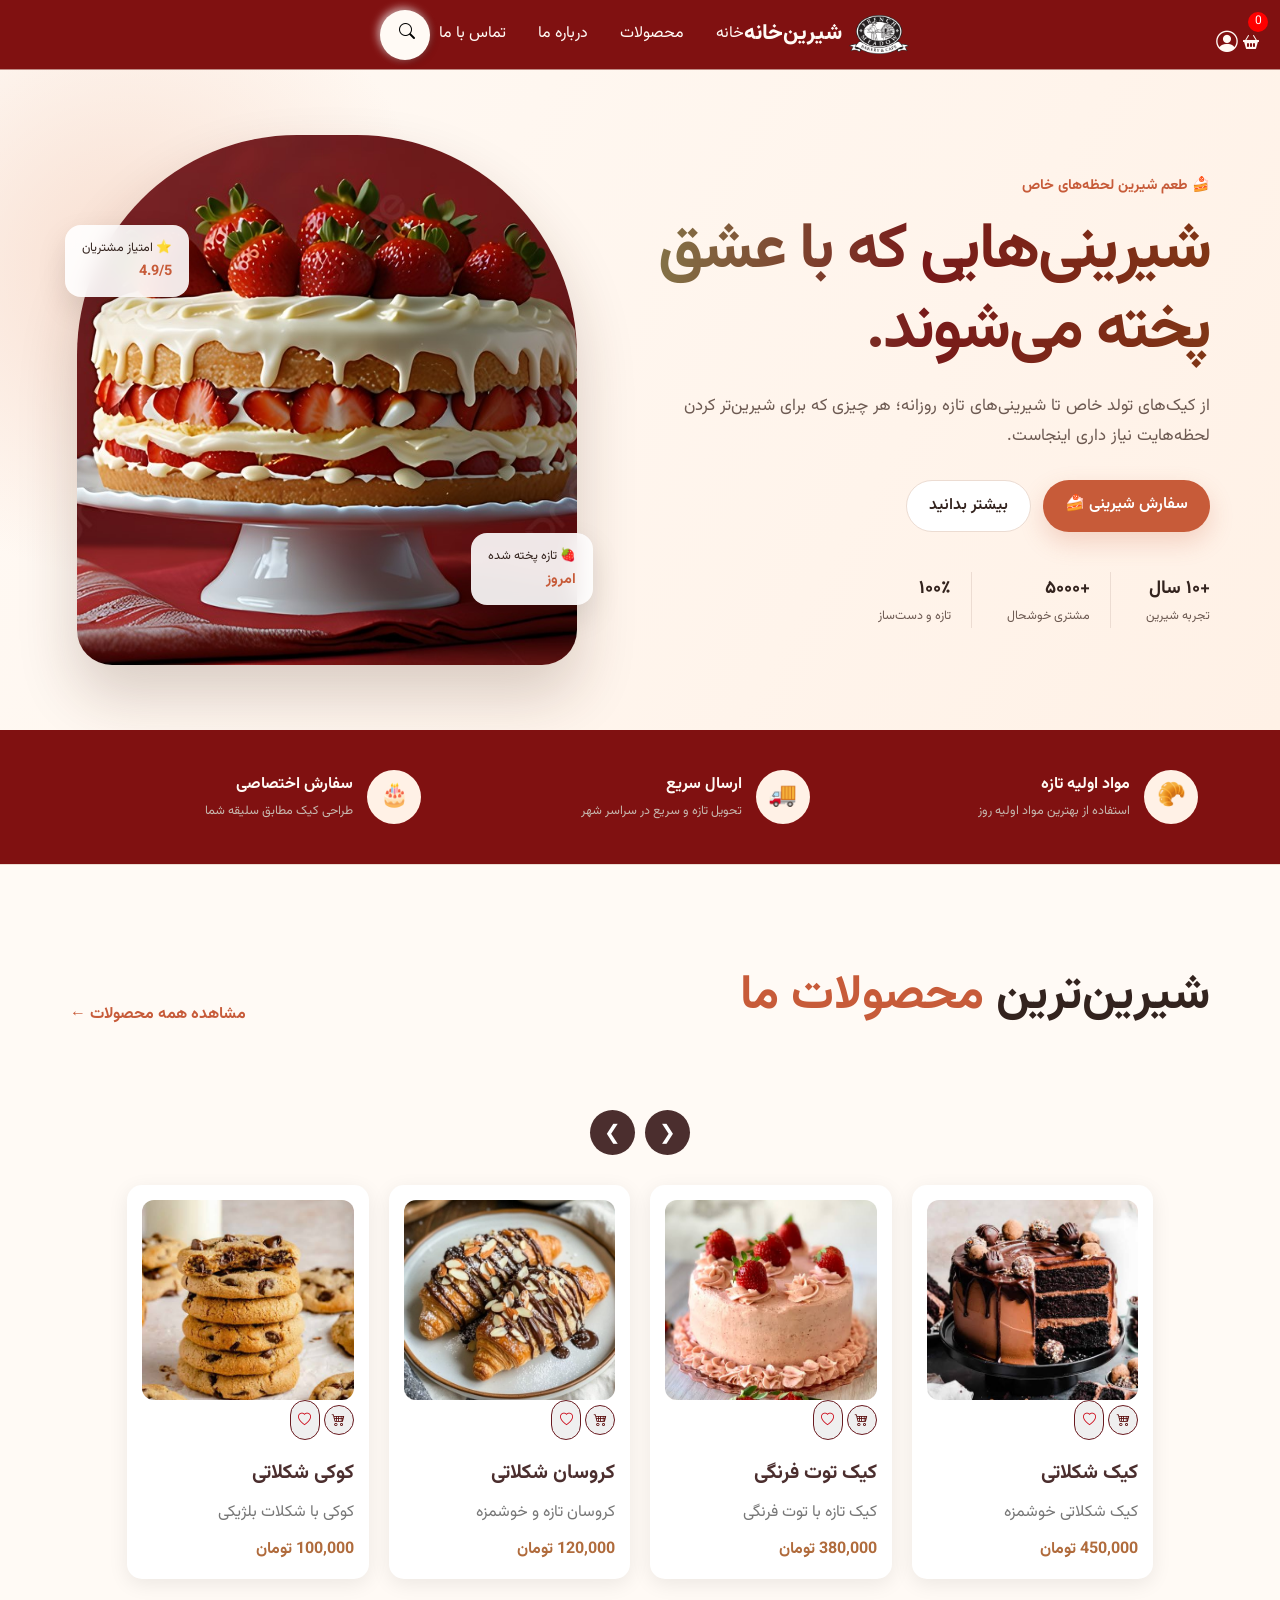
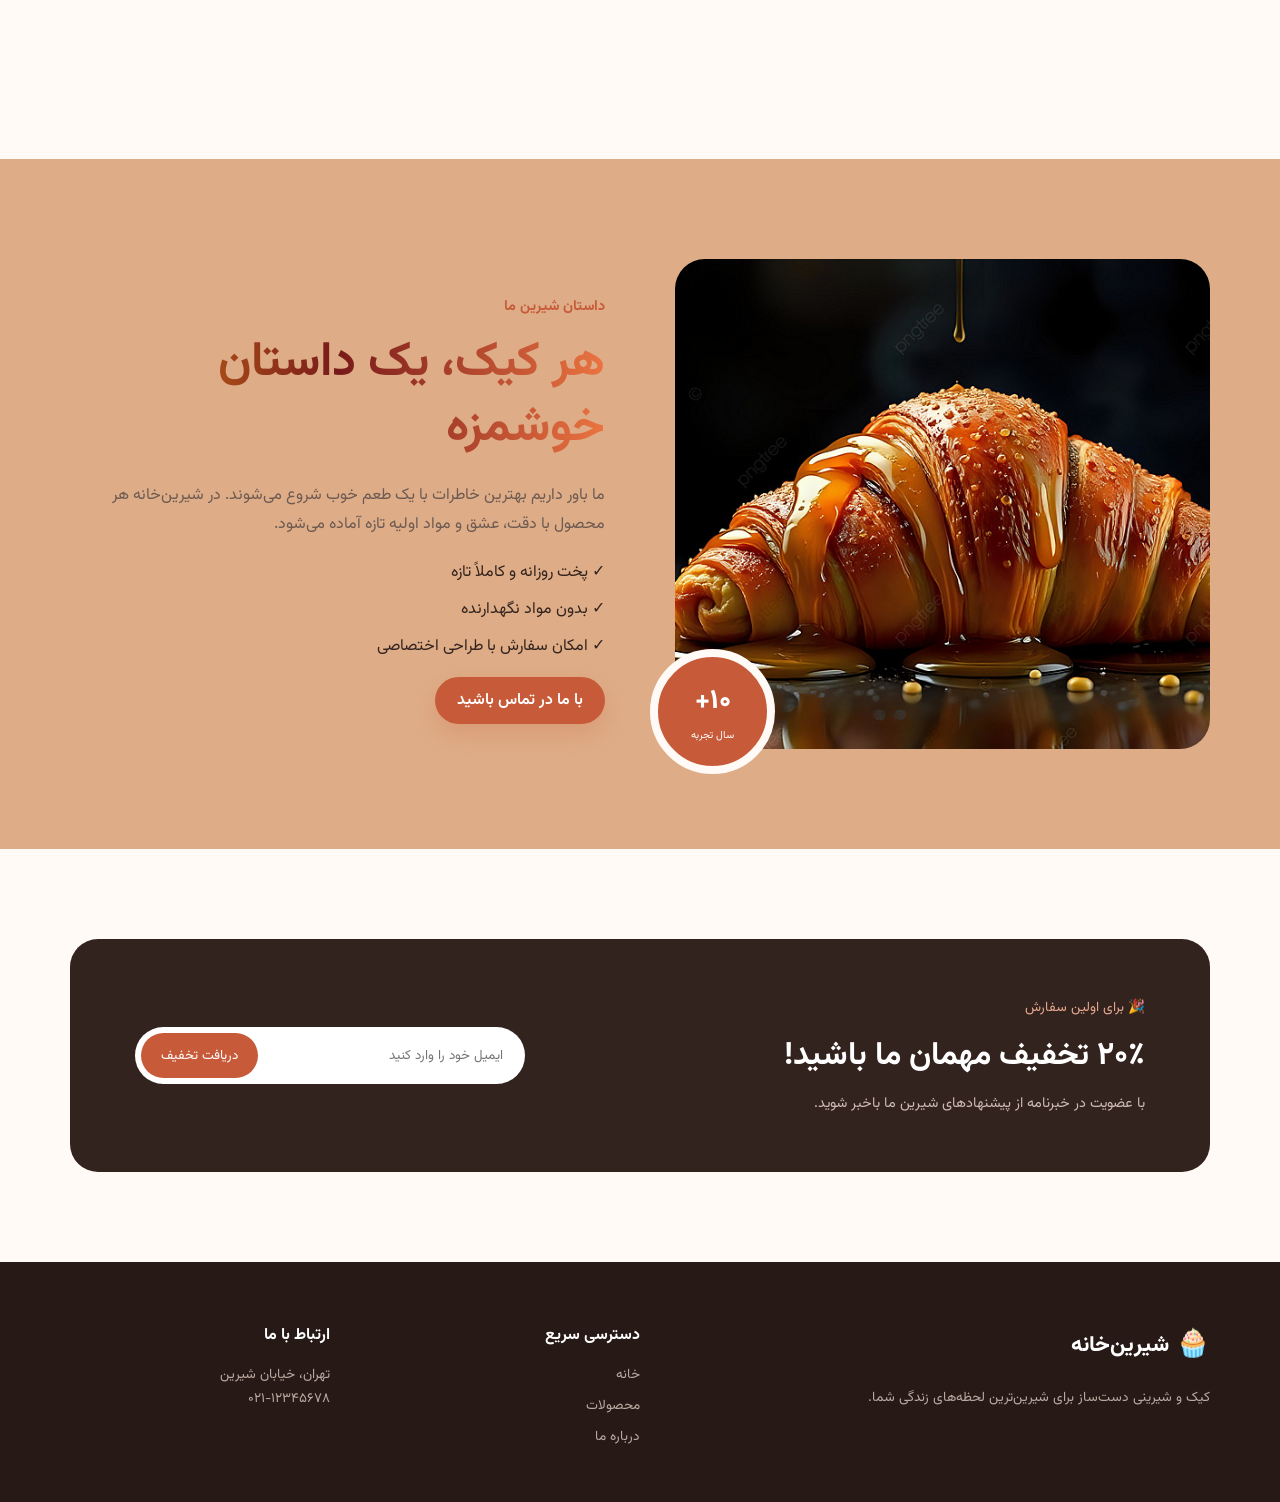
<file: index.html>
<!doctype html>
<html lang="fa" dir="rtl">
  <head>
    <meta charset="UTF-8" />
    <meta name="viewport" content="width=device-width, initial-scale=1.0" />
    <title  >شیرین‌خانه </title>
    <link rel="shortcut icon" href="./image/favicon.png" type="image/x-icon">
    <link rel="preconnect" href="https://fonts.googleapis.com" />
    <link rel="preconnect" href="https://fonts.gstatic.com" crossorigin />
    <link rel="stylesheet" href="https://cdn.jsdelivr.net/npm/bootstrap-icons@1.13.1/font/bootstrap-icons.min.css">
    <link
      href="https://fonts.googleapis.com/css2?family=Vazirmatn:wght@400;500;600;700;800&family=Playfair+Display:wght@700;800&display=swap"
      rel="stylesheet"
    />
    <link rel="stylesheet" href="style.css" />
  </head>
  <body>
    <div id="top"></div>
    <!-- Header -->
    <header class="header">
      <div class="container nav">

  <!-- /////////////////////////سبد خرید -->
             <div class="cart-icon">
              <a href="./cart/cart.html">
            <i class="bi bi-basket2-fill "></i>
            <span id="cart-count">0</span>       
              </a>
          
           
            <div class="login">
             <a href="login/login.html" class="logo">
         
              <i class="bi bi-person-circle"></i>
            </div>
             
         
             
</div>

            
        
          <span class="logo-icon"><img src="./image/logoo.png" alt=""></span>
          شیرین‌خانه
        </a>
       
        

        <nav class="menu">
          <a href="#home">خانه</a>
          <a href="#products">محصولات</a>
          <a href="#about">درباره ما</a>
          <a href="#contact">تماس با ما</a>
        </nav>

         <div class="search-bar-container active"> 
      <input type="text" class="search-input" placeholder="Search ..." />
       <i class="bi bi-search magnifier"></i>
      
    </div>
      </div>
    </header>

    <main>
      <!-- Hero -->
      <section class="hero" id="home">
        <div class="container hero-content">
          <div class="hero-text">
            <span class="eyebrow">🍰 طعم شیرین لحظه‌های خاص</span>
            <h1>شیرینی‌هایی که با <span>عشق</span> پخته می‌شوند.</h1>
            <p>
              از کیک‌های تولد خاص تا شیرینی‌های تازه روزانه؛ هر چیزی که برای
              شیرین‌تر کردن لحظه‌هایت نیاز داری اینجاست.
            </p>

            <div class="hero-actions">
              <a href="#products" class="btn btn-primary">سفارش شیرینی 🍰</a>
              <a href="#about" class="btn btn-light">بیشتر بدانید</a>
            </div>

            <div class="hero-stats">
              <div>
                <strong>+۱۰ سال</strong>
                <span>تجربه شیرین</span>
              </div>
              <div>
                <strong>+۵۰۰۰</strong>
                <span>مشتری خوشحال</span>
              </div>
              <div>
                <strong>۱۰۰٪</strong>
                <span>تازه و دست‌ساز</span>
              </div>
            </div>
          </div>

          <div class="hero-visual">
            <div class="circle circle-one"></div>
            <div class="circle circle-two"></div>
            <img src="./image/background.jpg" alt="کیک شکلاتی" />
            <div class="floating-card card-top">
              ⭐ امتیاز مشتریان <b>4.9/5</b>
            </div>
            <div class="floating-card card-bottom">
              🍓 تازه پخته شده <b>امروز</b>
            </div>
          </div>
        </div>
      </section>

      <!-- Features -->
      <section class="features">
        <div class="container features-grid">
          <div class="feature">
            <div class="feature-icon">🥐</div>
            <div>
              <h3>مواد اولیه تازه</h3>
              <p>استفاده از بهترین مواد اولیه روز</p>
            </div>
          </div>
          <div class="feature">
            <div class="feature-icon">🚚</div>
            <div>
              <h3>ارسال سریع</h3>
              <p>تحویل تازه و سریع در سراسر شهر</p>
            </div>
          </div>
          <div class="feature">
            <div class="feature-icon">🎂</div>
            <div>
              <h3>سفارش اختصاصی</h3>
              <p>طراحی کیک مطابق سلیقه شما</p>
            </div>
          </div>
        </div>
      </section>

      <!-- Products -->
      <section class="productss section" id="products">
        <div class="container">
          <div class="section-head">
            <h2>شیرین‌ترین <span> محصولات ما</span></h2>
            <a href="#" class="text-link">مشاهده همه محصولات ←</a>
          </div>

          <section class="products">
            <div class="products-header">
            

              <div class="slider-buttons">
                <button id="prevBtn">❮</button>
               <button id="nextBtn">❯</button>


              </div>
            </div>

            <div class="products-container">
              <div class="product">
                <img src="./image/cacke.jpg" alt="کیک شکلاتی" />

          
                <button  class="cart-btn"  title="افزودن به سبد خرید"><i class="bi bi-cart4 sabad"></i></button>
                
                <button class="heart-btn" title="افزودن به علاقه‌مندی">
                  <i class="bi bi-heart"></i>
                </button>
                <h3>کیک شکلاتی</h3>
                <p>کیک شکلاتی خوشمزه</p>
                <span>450,000 تومان</span>
              </div>

              <div class="product">
                <img src="./image/stracacke.jpg" alt="کیک توت فرنگی" />
                <button class="cart-btn" title="افزودن به سبد خرید"><i class="bi bi-cart4 sabad"></i></button>

                <button class="heart-btn" title="افزودن به علاقه‌مندی">
                  <i class="bi bi-heart"></i>
                </button>
                <h3>کیک توت فرنگی</h3>
                <p>کیک تازه با توت فرنگی</p>
                <span>380,000 تومان</span>
              </div>

              <div class="product">
                <img src="./image/crosan choclet.jpg" alt="کروسان" />
                <button class="cart-btn" title="افزودن به سبد خرید"><i class="bi bi-cart4 sabad"></i></button>

                <button class="heart-btn" title="افزودن به علاقه‌مندی">
                  <i class="bi bi-heart"></i>
                </button>
                <h3>کروسان شکلاتی</h3>
                <p>کروسان تازه و خوشمزه</p>
                <span>120,000 تومان</span>
              </div>

              <div class="product">
                <img src="./image//images.jpg" alt="کوکی" />
                <button class="cart-btn" title="افزودن به سبد خرید"><i class="bi bi-cart4 sabad"></i></button>

                <button class="heart-btn" title="افزودن به علاقه‌مندی">
                  <i class="bi bi-heart"></i>
                </button>
                <h3>کوکی شکلاتی</h3>
                <p>کوکی با شکلات بلژیکی</p>
                <span>100,000 تومان</span>
              </div>
               

              <div class="product">
                <img src="./image/donat.jpg" alt="دونات" />
                <button class="cart-btn" title="افزودن به سبد خرید"><i class="bi bi-cart4 sabad"></i></button>

                <button class="heart-btn" title="افزودن به علاقه‌مندی">
                  <i class="bi bi-heart"></i>
                </button>
                <h3>دونات</h3>
                <p>دونات شکلاتی تازه</p>
                <span>90,000 تومان</span>
              </div>

              <div class="product">
                <img src="./image/mufin choclut.jpg" alt="مافین" />
                <button class="cart-btn" title="افزودن به سبد خرید"><i class="bi bi-cart4 sabad"></i></button>

                <button class="heart-btn" title="افزودن به علاقه‌مندی">
                  <i class="bi bi-heart"></i>
                </button>
                <h3>مافین</h3>
                <p>مافین شکلاتی</p>
                <span>110,000 تومان</span>
              </div>

              <div class="product">
                <img src="./image/tartfruts.jpg" alt="تارت" />
                <button class="cart-btn" title="افزودن به سبد خرید"><i class="bi bi-cart4 sabad"></i></button>

                <button class="heart-btn" title="افزودن به علاقه‌مندی">
                  <i class="bi bi-heart"></i>
                </button>
                <h3>تارت میوه‌ای</h3>
                <p>تارت با میوه‌های تازه</p>
                <span>320,000 تومان</span>
              </div>

              <div class="product">
                <img src="./image/browni.jpg" alt="براونی" />
                <button class="cart-btn" title="افزودن به سبد خرید"><i class="bi bi-cart4 sabad"></i></button>

                <button class="heart-btn" title="افزودن به علاقه‌مندی">
                  <i class="bi bi-heart"></i>
                </button>
                <h3>براونی</h3>
                <p>براونی شکلاتی</p>
                <span>180,000 تومان</span>
              </div>

              <div class="product">
                <img src="./image/apple-cake.jpg" alt="کیک سیب" />
                <button class="cart-btn" title="افزودن به سبد خرید"><i class="bi bi-cart4 sabad"></i></button>

                <button class="heart-btn" title="افزودن به علاقه‌مندی">
                  <i class="bi bi-heart"></i>
                </button>
                <h3>کیک سیب و دارچین </h3>
                <p>کیک سیب و دارچین خوشمزه</p>
                <span>250,000 تومان</span>
              </div>
              <div class="product">
                <img src="./image/chees cack.jpg" alt="چیز کیک" />
                <button class="cart-btn" title="افزودن به سبد خرید"><i class="bi bi-cart4 sabad"></i></button>

                <button class="heart-btn" title="افزودن به علاقه‌مندی">
                  <i class="bi bi-heart"></i>
                </button>
                <h3>چیز کیک </h3>
                <p>چیزکیک</p>
                <span>250,000 تومان</span>
              </div>
              <div class="product">
                <img src="./image/Strawberry-Cheesecake-Croissant.jpeg" alt="کروسان توت فرنگی" />
                <button onclick="addToCart()" class="cart-btn" title="افزودن به سبد خرید"><i class="bi bi-cart4 sabad"></i></button>

                <button class="heart-btn" title="افزودن به علاقه‌مندی">
                  <i class="bi bi-heart"></i>
                </button>
                <h3>کروسان توت فرنگی</h3>
                <p>کروسان توت فرنگی کرمی  </p>
                <span>180,000 تومان</span>
              </div>
              <div class="product">
                <img src="./image/پتی سیب.jpg" alt="پای سیب " />
                <button class="cart-btn" title="افزودن به سبد خرید"><i class="bi bi-cart4 sabad"></i></button>

                <button class="heart-btn" title="افزودن به علاقه‌مندی">
                  <i class="bi bi-heart"></i>
                </button>
                <h3> پای سیب</h3>
                <p>  پای سیب تازه</p>
                <span>250,000 تومان</span>
              </div>
            </div>
          </section>
        </div>
      </section>


      <!-- cart sabad -->
      




      <!-- About / Banner -->
      <section class="about section" id="about">
        <div class="container about-box">
          <div class="about-image">
            <img src="./image/about.jpg" alt="شیرینی‌پزی" />
            <div class="experience">۱۰+<span>سال تجربه</span></div>
          </div>
          <div class="about-content">
            <span class="eyebrow">داستان شیرین ما</span>
            <h2>هر کیک، یک <span>داستان خوشمزه</span></h2>
            <p>
              ما باور داریم بهترین خاطرات با یک طعم خوب شروع می‌شوند. در
              شیرین‌خانه هر محصول با دقت، عشق و مواد اولیه تازه آماده می‌شود.
            </p>
            <ul>
              <li>✓ پخت روزانه و کاملاً تازه</li>
              <li>✓ بدون مواد نگهدارنده</li>
              <li>✓ امکان سفارش با طراحی اختصاصی</li>
            </ul>
            <a href="#contact" class="btn btn-primary">با ما در تماس باشید</a>
          </div>
        </div>
      </section>

      <!-- CTA -->
      <section class="cta" id="contact">
        <div class="container cta-box">
          <div>
            <span>🎉 برای اولین سفارش</span>
            <h2>۲۰٪ تخفیف مهمان ما باشید!</h2>
            <p>با عضویت در خبرنامه از پیشنهادهای شیرین ما باخبر شوید.</p>
          </div>
          <form class="newsletter">
            <input type="email" id="emailinput" placeholder="ایمیل خود را وارد کنید" />
            <button type="submit" id="discountbtn">دریافت تخفیف</button>
            <div id="discountmessage"></div>
          </form>
        </div>
      </section>
    </main>

      <button id="backtop"><i class="bi bi-arrow-up"></i></button>

    <!-- Footer -->
    <footer>
      <div class="container footer-grid">
        <div>
          <a href="#" class="logo"
            ><span class="logo-icon">🧁</span> شیرین‌خانه</a
          >
          <p>کیک و شیرینی دست‌ساز برای شیرین‌ترین لحظه‌های زندگی شما.</p>
        </div>
        <div>
          <h4>دسترسی سریع</h4>
          <a href="#home">خانه</a>
          <a href="#products">محصولات</a>
          <a href="#about">درباره ما</a>
        </div>
        <div>
          <h4>ارتباط با ما</h4>
          <p>تهران، خیابان شیرین</p>
          <p>۰۲۱-۱۲۳۴۵۶۷۸</p>
        </div>
      </div>
      
    </footer>



    <script src="./index.js"></script>
  </body>
</html>
</file>
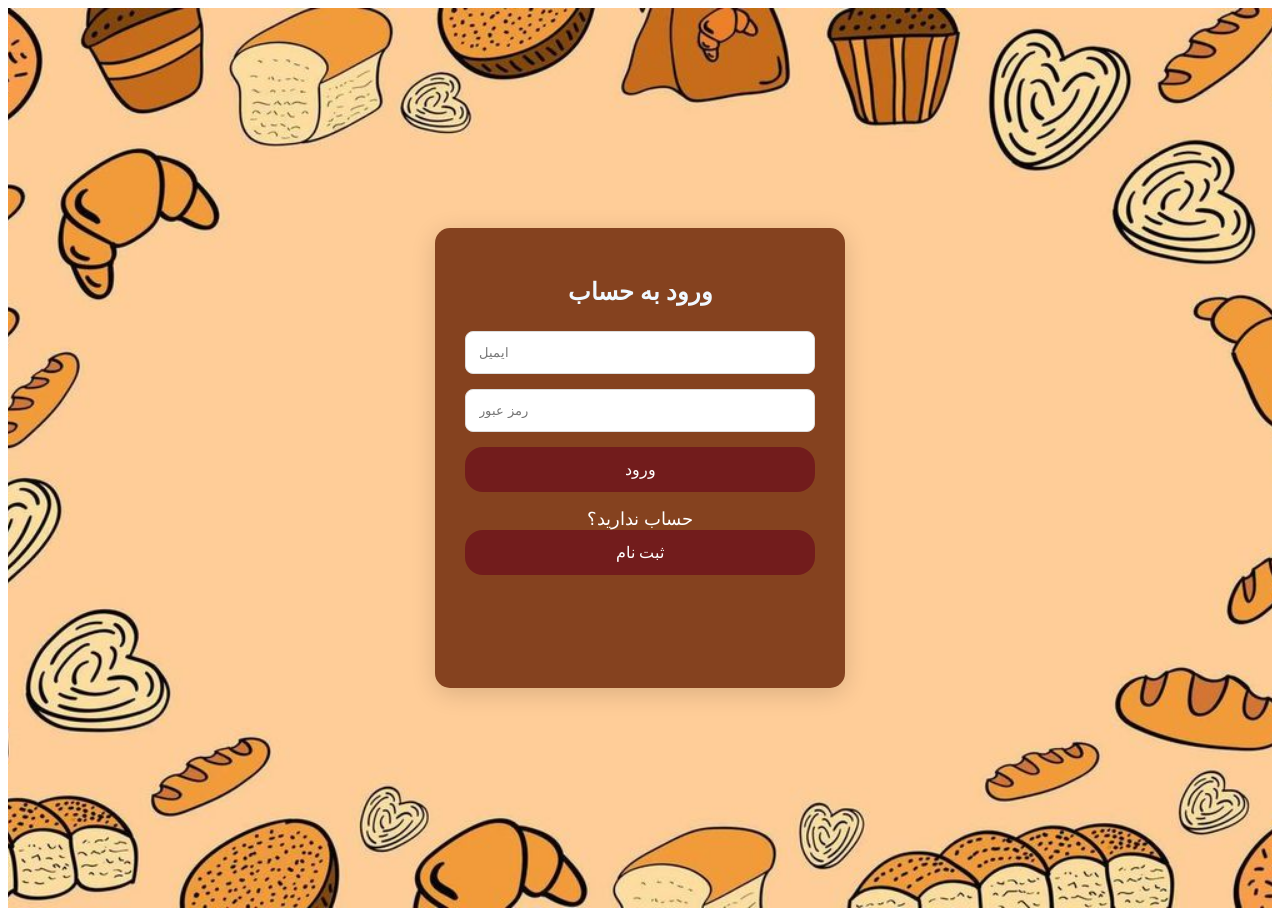
<file: login/login.html>
<!DOCTYPE html>
<html lang="en">
<head>
    <meta charset="UTF-8">
    <meta name="viewport" content="width=device-width, initial-scale=1.0">
    <title>Document</title>
</head>
<body>
    <style>



.auth-section {
min-height: 100vh;
display: flex;
justify-content: center;
align-items: center;
background-image: url(../image/log4.jpg);
background-size: cover;
background-position: center;
background-repeat: no-repeat;
}

.auth-box {
width: 350px;
height: 400px;
padding: 30px;
border-radius: 15px;
background: #85421f;

box-shadow: 0 5px 25px rgba(0, 0, 0, 0.15);
text-align: center;
}
#authTitle{
    color: aliceblue;
}
#switchText{
    color: white;
    font-size: 18px;
   
}

.auth-box h2 {
margin-bottom: 25px;
}

.auth-box input {
width: 100%;
padding: 13px;
margin-bottom: 15px;
border: 1px solid #ddd;
border-radius: 8px;
outline: none;
box-sizing: border-box;
}

.auth-box input:focus {
border-color: #c58b5b;
}

.auth-box button {
width: 100%;
padding: 13px;
border: none;
border-radius: 18px;
background: #721c1c;
color: white;
cursor: pointer;
font-size: 16px;
}

.auth-box button:hover {
opacity: 0.85;
}

#authMessage {
margin-top: 15px;
font-size: 14px;
}

.switch-btn {
width: auto ;
padding: 0 ;
background: none;
color: #c58b5b;
font-size: 14px ;
}

.user-section {
text-align: center;
padding: 60px 20px;

}

.user-section button {
padding: 12px 25px;
border: none;
border-radius: 8px;
background: #c58b5b;
color: white;
cursor: pointer;
}
    </style>



<section class="auth-section" id="authSection">

<div class="auth-box">

<h2 id="authTitle">ورود به حساب</h2>



<!-- Register Name -->
<input
type="text"
id="nameInput"
placeholder="نام شما"
style="display: none;"
>

<input
type="email"
id="emailInput"
placeholder="ایمیل"
>

<input
type="password"
id="passwordInput"
placeholder="رمز عبور"
>

<button id="authBtn">ورود</button>

<p id="authMessage"></p>

<p>
<span id="switchText">حساب ندارید؟</span>
<button id="switchBtn" class="switch-btn">
ثبت نام
</button>
</p>

</div>

</section>

<!-- User Box -->
<section class="user-section" id="userSection" style="display: none;">

<h2>
سلام
<span id="userName"></span> 👋
</h2>

<p>خوش آمدید به سایت ما ❤️</p>

<button id="logoutBtn">
خروج از حساب
</button>

</section>

    <script src="./login.js"></script>
</body>
</html>

</div>
</file>
<file: style.css>
*{
  margin:0;
  padding:0;
  box-sizing:border-box;
}

:root{
  --cream:#fffaf5;
  --light:#fff1e6;
  --primary:#c75b39;
  --dark:#33231e;
  --text:#6d5a52;
  --line:#ecdcd2;
  --white:#ffffff;
}

html{scroll-behavior:smooth;}

body{
  font-family:"Vazirmatn",sans-serif;
  background:var(--cream);
  color:var(--dark);
  line-height:1.8;
}

a{text-decoration:none;color:inherit;}
img{max-width:100%;display:block;}
.container{width:min(1140px,90%);margin:auto;}

.header{
  height:70px;
  display:flex;
  align-items:center;
  justify-content:flex-start;
  background:rgb(128, 17, 17);
  position:sticky;
  top:0;
  z-index:100;
  backdrop-filter:blur(12px);
  border-bottom:1px solid rgba(236,220,210,.6);
  color:var(--cream); ;
}


.nav{
  display:flex;
  align-items:center;
  justify-content:center;
  width:100%;
}

.logo{
  font-size:1.35rem;
  font-weight:800;
  display:flex;
  align-items:center;
  gap:7px;
}

.logo-icon{font-size:1.7rem;}
.logo-icon img{
     width: 60px;
}
.menu{
  display:flex;
  align-items:center;
  gap:32px;
  color:var(--cream);;
}

.menu a{transition:.25s;}
.menu a:hover{color:var(--primary);}

 

.hero{
  overflow:hidden;
  min-height:650px;
  display:flex;
  align-items:center;
  min-height: 600;
  
  background:
    radial-gradient(circle at 10% 30%,#f8ded0 0,transparent 25%),
    linear-gradient(120deg,#fffaf5,#fff1e6);
  
}

.hero-content{
  display:grid;
  grid-template-columns:1.05fr .95fr;

  align-items:center;
  gap:60px;
  padding:75px 0;
}

.eyebrow{
  color:var(--primary);
  font-weight:700;
  font-size:.9rem;
  display:inline-block;
  margin-bottom:12px;
}

.hero h1{
  font-size:clamp(2.4rem,5vw,4.7rem);
  line-height:1.25;
  letter-spacing:-2px;
  margin-bottom:20px;
}

.hero h1 span,
.section-head h2 span,
.about-content h2 span{color:var(--primary);}

.hero p{
  color:var(--text);
  max-width:570px;
  font-size:1.05rem;
}
.hero-text h1{
background: linear-gradient(to right  ,rgb(132, 119, 73),rgb(120, 26, 26), rgb(128, 54, 22) );
background-clip: text;
-webkit-background-clip: text;
color: transparent;
-webkit-text-fill-color: transparent;
}
.hero-actions{
  display:flex;
  gap:12px;
  margin:28px 0 40px;
}
.nav-btn,.btn{
  border-radius:50px;
  padding:11px 22px;
  font-weight:600;
  transition:.25s;
}
/* //////////////////////////////////////////search */

.search-bar-container {
  display: flex;
  align-items: center;
  background-color:var(--cream);
  padding: 5px;
  width: 300px;
  height: 50px;
  border-radius: 50px;
  box-shadow: 2px 2px 8px rgba(0, 0, 0, 0.2),
    -2px -2px 8px rgba(255, 255, 255, 0.7);
  margin: 9px;
  position: relative;
  transition: width 1.5s;
}

.magnifier {
  width: 15px;
  cursor: pointer;
  position: absolute;
  left: 20px;
  color: black;
}

.search-input {
  background-color: transparent;
  border: none;
  margin: 10px 50px;
  width: 100%;
  outline: none;
  color: rgb(100, 100, 100);
  transition: width 1s;
  transition-delay: 0.5s;
}

.active.search-bar-container {
  width: 50px;
}

.active .input {
  width: 0;
}

/* //////////////////////////////////////////search */


.cart-icon{
  display: flex;
  justify-content: center;
  align-items: center;
  gap: 5px;
}
.btn-primary{
  background:var(--primary);
  color:white;
  box-shadow:0 10px 25px rgba(199,91,57,.22);
}

.btn-primary:hover{transform:translateY(-3px);}

.btn-light{
  border:1px solid var(--line);
  background:white;
}

.hero-stats{
  display:flex;
  gap:35px;
}

.hero-stats div{
  display:flex;
  flex-direction:column;
  border-right:1px solid var(--line);
  padding-right:20px;
}

.hero-stats div:first-child{border:none;padding-right:0;}

.hero-stats strong{font-size:1.15rem;}
.hero-stats span{font-size:.78rem;color:var(--text);}

.hero-visual{
  position:relative;
  height:510px;
  display:flex;
  align-items:center;
  justify-content:center;
}

.hero-visual img{
  width:500px;
  height:530px;
  object-fit:cover;
  border-radius:220px 220px 35px 35px;
  position:relative;
  z-index:2;
  box-shadow:0 30px 60px rgba(65,35,20,.2);
}

.circle{
  position:absolute;
  border-radius:50%;
}

.circle-one{
  width:430px;height:430px;
  background:#f0c9b4;
  z-index:1;
  top:35px;
}

.circle-two{
  width:500px;height:500px;
  border:1px dashed #d9a88f;
  z-index:0;
  top:0;
}

.floating-card{
  position:absolute;
  z-index:3;
  background:rgba(255,255,255,.9);
  backdrop-filter:blur(10px);
  padding:12px 17px;
  border-radius:16px;
  box-shadow:0 12px 30px rgba(0,0,0,.1);
  font-size:.78rem;
}

.floating-card b{
  display:block;
  color:var(--primary);
  font-size:.9rem;
}

.card-top{top:80px;left:-5px;}
.card-bottom{bottom:50px;right:-10px;}

.features{
  background:rgb(128, 17, 17);
  padding:28px 0;
  border-bottom:1px solid var(--line);
  color: var(--cream);;
}

.features-grid{
  display:grid;
  grid-template-columns:repeat(3,1fr);
  gap:25px;
}

.feature{
  display:flex;
  align-items:center;
  gap:14px;
  padding:12px;
}

.feature-icon{
  width:54px;height:54px;
  border-radius:50%;
  background:var(--light);
  display:grid;
  place-items:center;
  font-size:1.45rem;
}

.feature h3{font-size:1rem;}
.feature p{font-size:.78rem;color:#c6b8af;}

.section{padding:100px 0;}

.section-head{
  display:flex;
  justify-content:space-between;
  align-items:end;
  margin-bottom:38px;
}

.section-head h2,
.about-content h2{
  font-size:clamp(2rem,4vw,3rem);
  line-height:1.35;
}

.text-link{color:var(--primary);font-weight:700;}

.products-container {
display: grid;
grid-template-columns: repeat(4, minmax(0,1fr));
gap: 20px;
width: 100%;
}
.products-container .products{
  display: block;
  min-width: 0;
}

.products {
width: 90%;
max-width: 1200px;
margin: 80px auto;
}

.products-header {
  
 display: flex;
 
justify-content:center;
align-items: center;
margin-bottom: 30px; 
}



.slider-buttons {
display: flex;
gap: 10px;
}

.slider-buttons button {
width: 45px;
height: 45px;
border: none;
border-radius: 50%;
background: #4b2e2e;
color: white;
font-size: 20px;
cursor: pointer;
transition: 0.3s;
}

.slider-buttons button:hover {
background: #8b5e3c;
}



.product {
background: white;
border-radius: 15px;
padding: 15px;
box-shadow: 0 5px 20px rgba(0, 0, 0, 0.08);
transition: 0.3s;
}

.product:hover {
transform: translateY(-5px);
}

.product img {
width: 100%;
height: 200px;
object-fit: cover;
border-radius: 12px;
}

.product h3 {
margin-top: 15px;
color: #4b2e2e;
font-size: 20px;
}

.product p {
margin: 8px 0;
color: #777;
}

.product span {
color: #b06b3c;
font-weight: bold;
}

.product-image {
position: relative;
}

.product-image img {
width: 100%;
height: 200px;
object-fit: cover;
border-radius: 12px;
display: block;
}

.product-icons {
position: absolute;
top: 12px;
right: 12px;

display: flex;
flex-direction: column;
gap: 8px;
}

.product-icons button {
width: 940px;
height: 40px;

border: none;
border-radius: 50%;

background: rgb(237, 178, 178);
cursor: pointer;

display: flex;
justify-content: center;
align-items: center;

font-size: 19px;

box-shadow: 0 3px 10px rgba(0, 0, 0, 0.15);

transition: 0.3s;
}

.product-icons button:hover {
transform: scale(1.1);
}


.heart-btn {
color: #cb0414;
width: 30px;
height: 40px;
border: 1px solid #691a20;
border-radius: 30px;
}

.cart-btn {
color: #5a0e0e;
width: 30px;
height: 30px;
border: 1px solid #691a20;
border-radius: 40px;
}


.about{background:#dead87;}

.about-box{
  display:grid;
  grid-template-columns:1fr 1fr;
  align-items:center;
  gap:70px;
}

.about-image{position:relative;}
.about-content h2{
  background: linear-gradient(to right  ,rgb(225, 134, 22),rgb(120, 26, 26), rgb(235, 116, 65) );
background-clip: text;
-webkit-background-clip: text;
color: transparent;
-webkit-text-fill-color: transparent;

}
.about-image img{
  width:100%;
  height:490px;
  object-fit:cover;
  border-radius:30px;
}

.experience{
  position:absolute;
  bottom:-25px;
  left:-25px;
  width:125px;height:125px;
  border-radius:50%;
  background:var(--primary);
  color:white;
  display:flex;
  flex-direction:column;
  justify-content:center;
  align-items:center;
  font-size:1.7rem;
  font-weight:800;
  border:8px solid var(--cream);
}

.experience span{font-size:.65rem;font-weight:400;}

.about-content p{color:var(--text);margin:20px 0;}

.about-content ul{
  list-style:none;
  margin-bottom:25px;
  color:var(--dark);
}

.about-content li{margin:8px 0;}

.cta{padding:90px 0;}

.cta-box{
  background:var(--dark);
  color:white;
  padding:55px 65px;
  border-radius:28px;
  display:flex;
  justify-content:space-between;
  align-items:center;
  gap:30px;
}

.cta-box span{color:#e7a990;font-size:.85rem;}
.cta-box h2{font-size:2rem;margin:5px 0;}
.cta-box p{color:#cdbbb4;font-size:.9rem;}

.newsletter{
  display:flex;
  background:white;
  padding:6px;
  border-radius:50px;
  min-width:390px;
}

.newsletter input{
  border:0;
  outline:0;
  font-family:inherit;
  padding:0 16px;
  flex:1;
  background:transparent;
}

.newsletter button{
  border:0;
  background:var(--primary);
  color:white;
  border-radius:40px;
  padding:12px 20px;
  font-family:inherit;
  cursor:pointer;
}

#backtop{
  display: none; 
  position: fixed;
  bottom: 20px;
  width: 50px;
  height: 50px;
  border: 1px solid#ccc;
  border-radius: 50%;
  background: #9a510c;
  color: white;
  right: 20px;
}

footer{
  background:#271a16;
  color:white;
  padding-top:60px;
}

.footer-grid{
  display:grid;
  grid-template-columns:2fr 1fr 1fr;
  gap:50px;
  padding-bottom:45px;
}

footer .logo{margin-bottom:15px;}
footer p{color:#bba9a2;font-size:.85rem;}
footer h4{margin-bottom:12px;}
footer a:not(.logo){
  display:block;
  color:#bba9a2;
  font-size:.85rem;
  margin:7px 0;
}

/* ////////////////////////////////////////سبد خرید */
.cart-icon{
  position: fixed;
  top: 20px;
  right: 20px;
  width: 50px;
  height: 50px;
  z-index: 99999;
  border-radius: 50px;
}
.my-cart-overlay {
position: fixed;
inset: 0;
background: rgba(0, 0, 0, 0.55);
display: none;
justify-content: flex-end;
z-index: 99999;
}

.my-cart-overlay.active {
display: flex;
}

.my-cart-box {
width: 400px;
max-width: 90%;
height: 100%;
background: #fff;
padding: 25px;
box-sizing: border-box;
overflow-y: auto;
direction: rtl;
}

.my-cart-header {
display: flex;
justify-content: space-between;
align-items: center;
border-bottom: 1px solid #ddd;
padding-bottom: 15px;
}

.my-cart-header h2 {
margin: 0;
font-size: 24px;
}

#closeCart {
border: none;
background: none;
font-size: 32px;
cursor: pointer;
}

.my-cart-items {
margin-top: 20px;
}

.my-cart-item {
display: flex;
align-items: center;
gap: 12px;
padding: 15px 0;
border-bottom: 1px solid #eee;
}

.my-cart-item img {
width: 70px;
height: 70px;
object-fit: cover;
border-radius: 10px;
}

.my-cart-item-info {
flex: 1;
}

.my-cart-item-info h4 {
margin: 0 0 8px;
font-size: 16px;
}

.my-cart-item-price {
font-size: 14px;
color: #777;
}

.my-quantity {
display: flex;
align-items: center;
gap: 8px;
margin-top: 8px;
}

.my-quantity button {
width: 28px;
height: 28px;
border: none;
background: #eee;
border-radius: 5px;
cursor: pointer;
}

.my-delete {
border: none;
background: transparent;
color: #e53935;
cursor: pointer;
font-size: 18px;
}

.my-cart-footer {
margin-top: 25px;
}

.my-cart-total {
display: flex;
justify-content: space-between;
font-size: 18px;
margin-bottom: 20px;
}

.my-checkout-btn {
width: 100%;
padding: 14px;
border: none;
border-radius: 10px;
background: #8b5e3c;
color: white;
font-size: 16px;
cursor: pointer;
}

.my-checkout-btn:hover {
background: #6f472d;
}

.my-empty-cart {
text-align: center;
padding: 50px 10px;
color: #777;
}

/* تعداد روی آیکون سبد */
#cart-count {
position: absolute;
top: -8px;
right: -8px;
background: red;
color: white;
width: 20px;
height: 20px;
border-radius: 50%;
font-size: 12px;
display: flex;
justify-content: center;
align-items: center;
}

@media(max-width:850px){
  .menu{display:none;}
  .hero-content,
  .about-box{grid-template-columns:1fr;}
  .hero{text-align:center;}
  .hero p{margin:auto;}
  .hero-actions,.hero-stats{justify-content:center;}
  .hero-visual{height:440px;}
  .hero-visual img{width:330px;height:400px;}
  .product-grid{grid-template-columns:1fr 1fr;}
  .cta-box{flex-direction:column;text-align:center;}
  .newsletter{min-width:min(100%,390px);}
}

@media(max-width:600px){
  .nav-btn{display:none;}
  .header{height:70px;}
  .hero-content{padding:55px 0;}
  .hero-stats{gap:15px;}
  .hero-stats div{padding-right:10px;}
  .features-grid,
  .product-grid,
  .footer-grid{grid-template-columns:1fr;}
  .section-head{align-items:start;gap:15px;flex-direction:column;}
  .section{padding:70px 0;}
  .cta-box{padding:40px 22px;}
  .newsletter{min-width:100%;flex-direction:column;border-radius:18px;gap:8px;}
  .newsletter input{padding:12px;}
  .newsletter button{border-radius:12px;}
  .about-image img{height:400px;}
}
</file>
